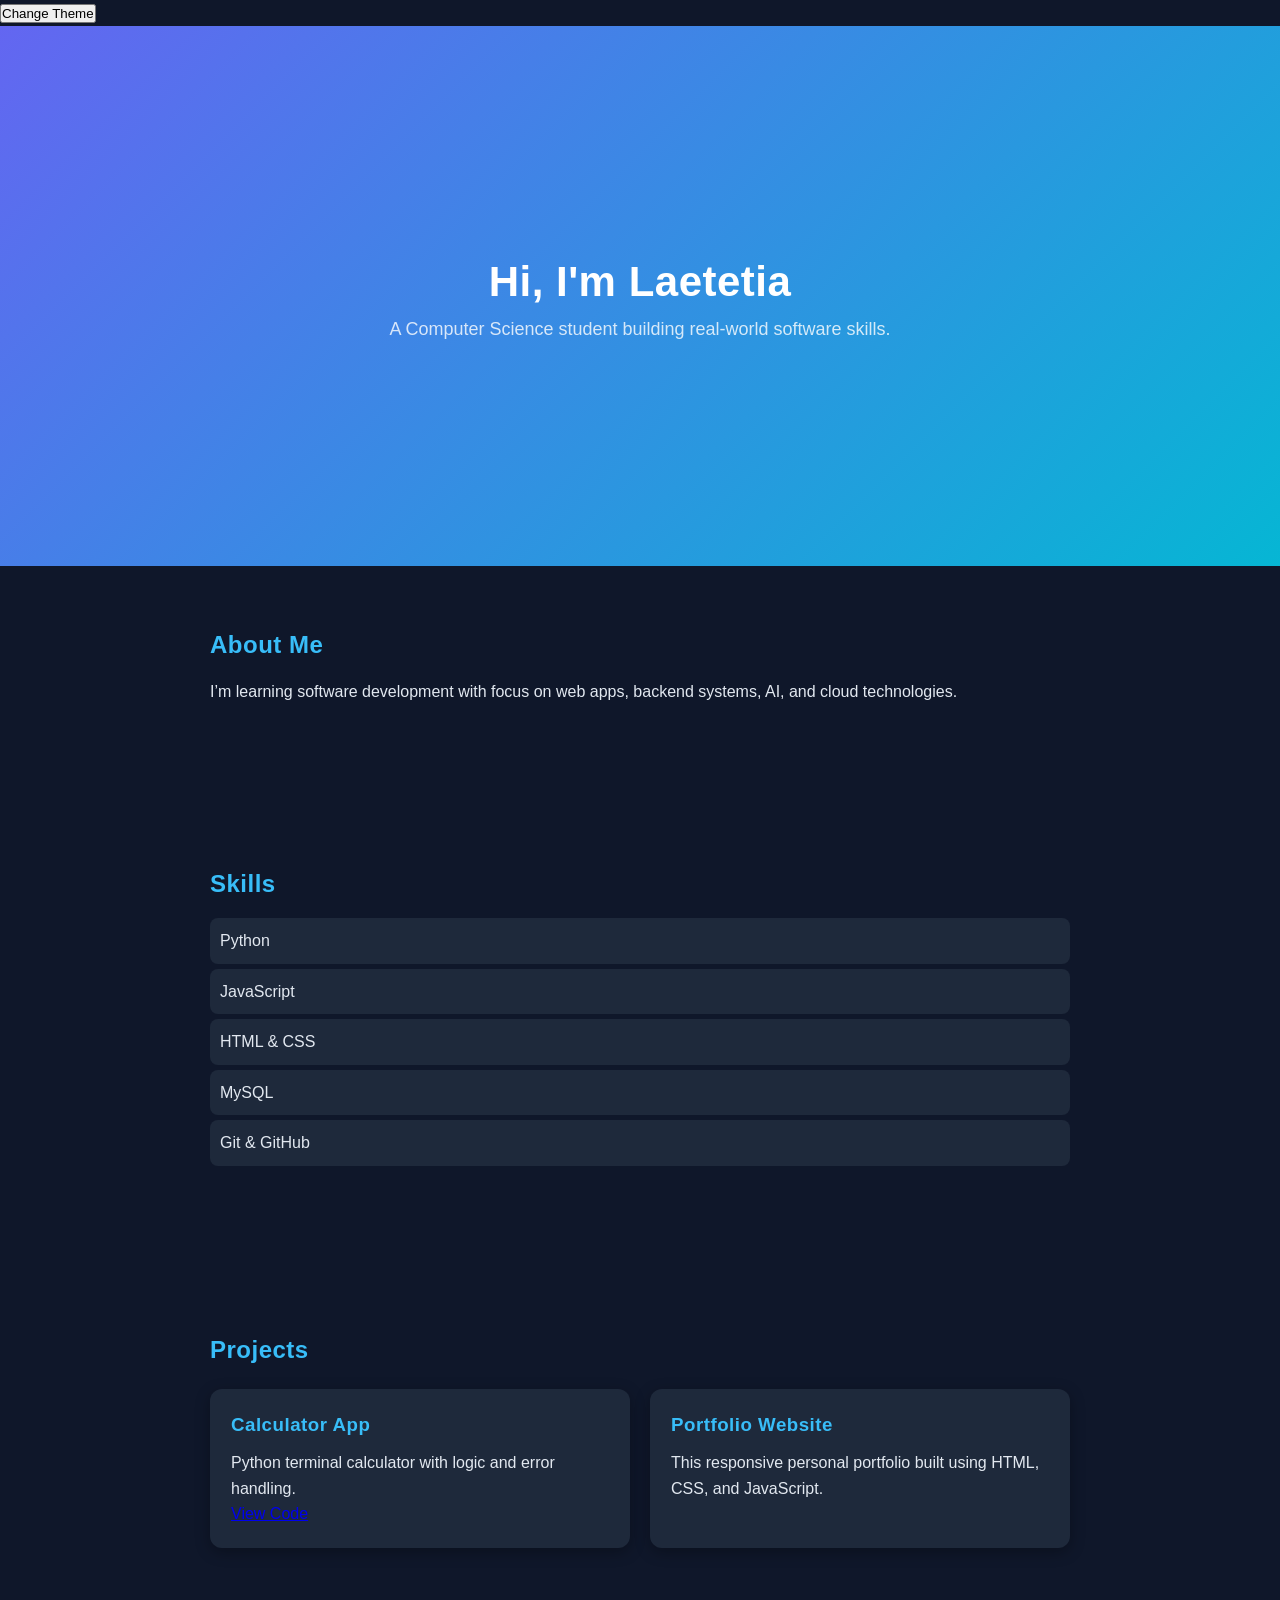
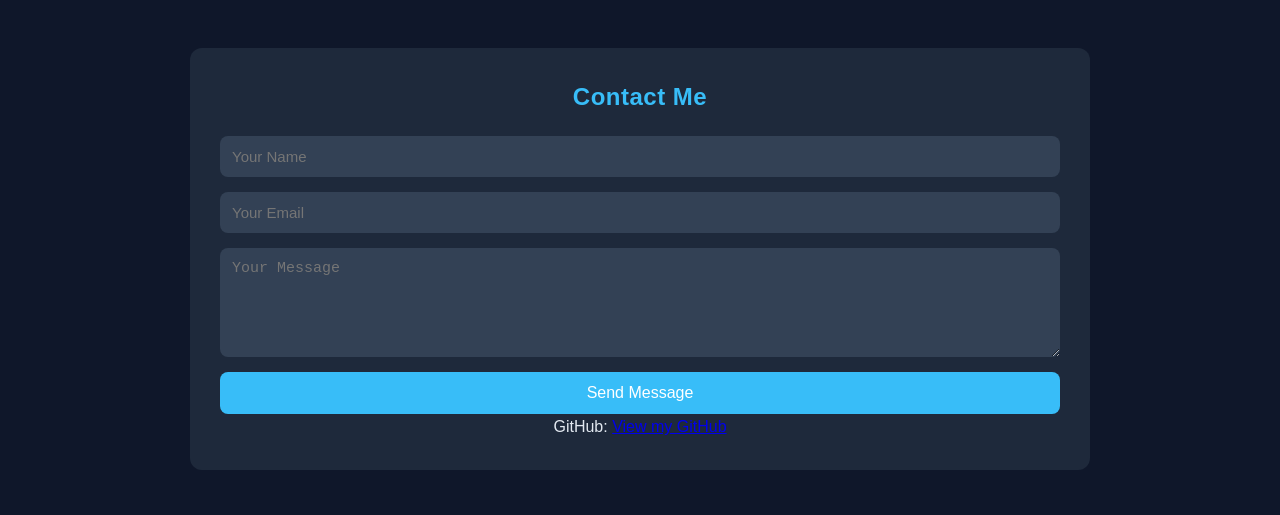
<file: index.html>
<!DOCTYPE html>
<html lang="en">
<head>
    <meta charset="UTF-8">
    <meta name="viewport" content="width=device-width, initial-scale=1.0">
    <title>Laetetia | Portfolio</title>
    <link rel="stylesheet" href="style.css">
</head>
<body>
<button id="themeToggle">Change Theme</button>
    <header class="hero">
        <h1></h1>
        <p>A Computer Science student building real-world software skills.</p>
    </header>

    <section class="about">
        <h2>About Me</h2>
        <p>I’m learning software development with focus on web apps, backend systems, AI, and cloud technologies.</p>
    </section>

    <section class="skills">
        <h2>Skills</h2>
        <ul>
            <li>Python</li>
            <li>JavaScript</li>
            <li>HTML & CSS</li>
            <li>MySQL</li>
            <li>Git & GitHub</li>
        </ul>
    </section>

    <section class="projects">
    <h2>Projects</h2>

    <div class="project-grid">

        <div class="card">
    <h3>Calculator App</h3>
    <p>Python terminal calculator with logic and error handling.</p>
    <a href="https://github.com/Laetetia/My-career" target="_blank">View Code</a>
</div>

        <div class="card">
            <h3>Portfolio Website</h3>
            <p>This responsive personal portfolio built using HTML, CSS, and JavaScript.</p>
        </div>

    </div>
</section>

<section class="contact">
    <h2>Contact Me</h2>
    
    <form class="contact-form">
        <input type="text" placeholder="Your Name" required>

        <input type="email" placeholder="Your Email" required>

        <textarea placeholder="Your Message" rows="5" required></textarea>

        <button type="submit">Send Message</button>
    </form>
    
    <p>GitHub: <a href="https://github.com/Laetetia" target="_blank">View my GitHub</a></p>
</section>


 


    <script src="script.js"></script>
</body>
</html>
</file>
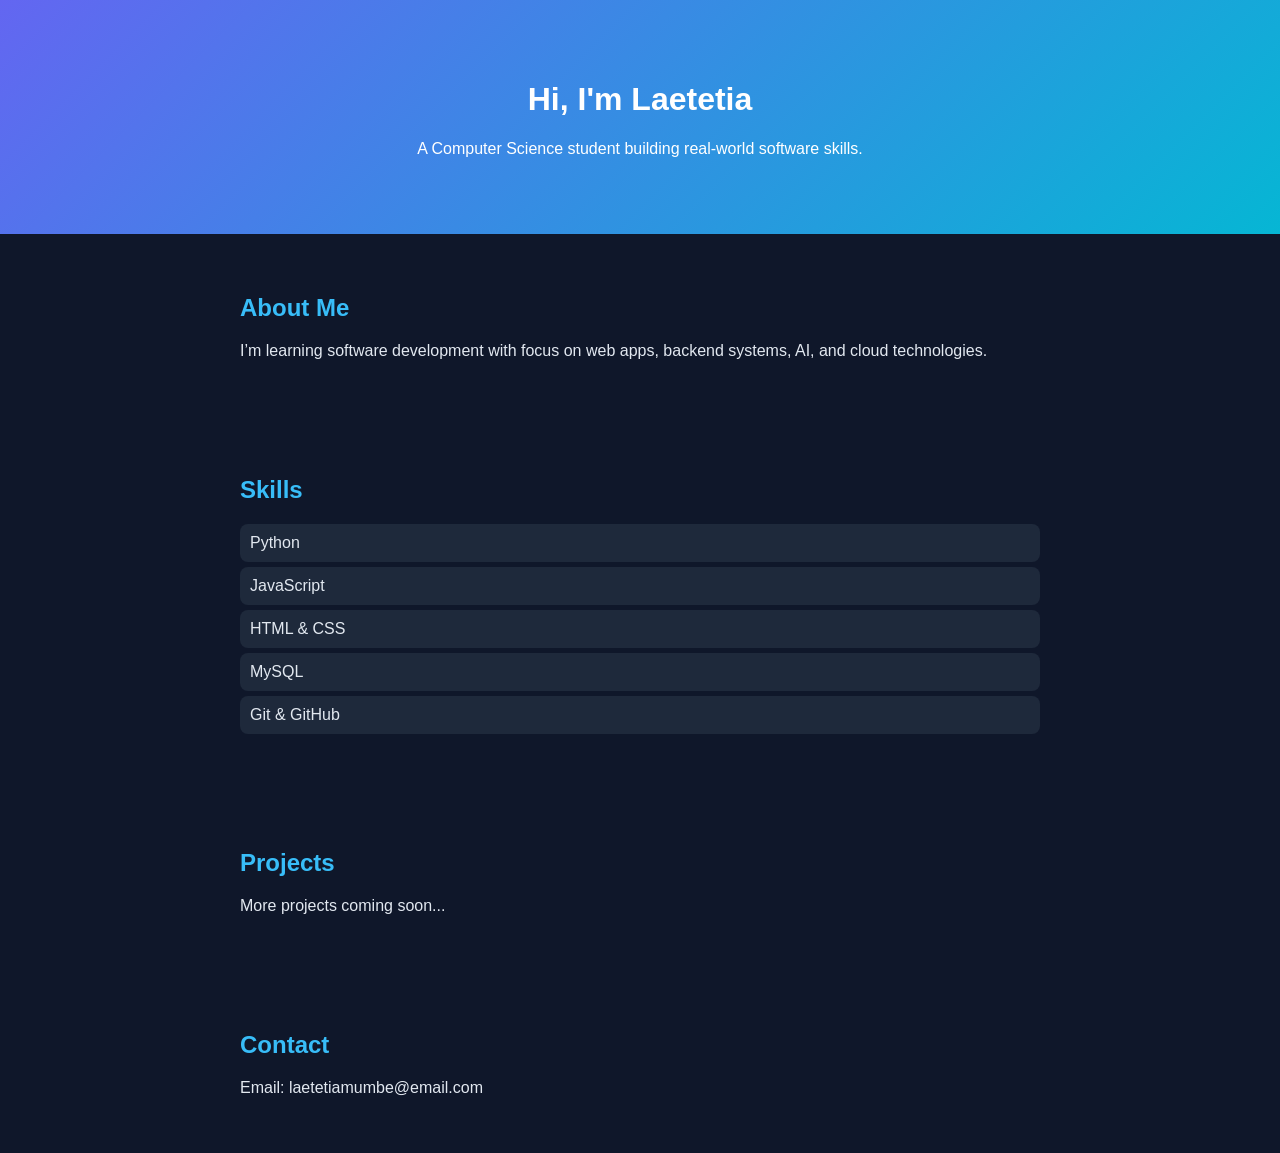
<file: portfolio/index.html>
<!DOCTYPE html>
<html lang="en">
<head>
    <meta charset="UTF-8">
    <meta name="viewport" content="width=device-width, initial-scale=1.0">
    <title>Laetetia | Portfolio</title>
    <link rel="stylesheet" href="style.css">
</head>
<body>

    <header class="hero">
        <h1>Hi, I'm Laetetia </h1>
        <p>A Computer Science student building real-world software skills.</p>
    </header>

    <section class="about">
        <h2>About Me</h2>
        <p>I’m learning software development with focus on web apps, backend systems, AI, and cloud technologies.</p>
    </section>

    <section class="skills">
        <h2>Skills</h2>
        <ul>
            <li>Python</li>
            <li>JavaScript</li>
            <li>HTML & CSS</li>
            <li>MySQL</li>
            <li>Git & GitHub</li>
        </ul>
    </section>

    <section class="projects">
        <h2>Projects</h2>
        <p>More projects coming soon...</p>
    </section>

    <section class="contact">
        <h2>Contact</h2>
        <p>Email: laetetiamumbe@email.com</p>
    </section>

    <script src="script.js"></script>
</body>
</html>
</file>
<file: style.css>
* {
    margin: 0;
    padding: 0;
    box-sizing: border-box;
}

body {
    line-height: 1.6;
}
h1, h2, h3 {
    font-family: Arial, sans-serif;
    letter-spacing: 0.5px;
}

h2 {
    margin-bottom: 15px;
}
body {
    font-family: Arial, sans-serif;
    margin: 0;
    padding: 0;
    background: #0f172a;
    color: #e2e8f0;
}
html {
    scroll-behavior: smooth;
}
.hero {
    text-align: center;
    padding: 60px 20px;
    background: linear-gradient(135deg, #6366f1, #06b6d4);
    color: white;
}

section {
    padding: 60px 20px;
    max-width: 900px;
    margin: auto;
}

h2 {
    color: #38bdf8;
}

ul {
    list-style: none;
    padding: 0;
}

ul li {
    background: #1e293b;
    margin: 5px 0;
    padding: 10px;
    border-radius: 8px;
    transition: 0.3s;
}

ul li:hover {
    background: #334155;
    transform: translateX(5px);
}
@media (max-width: 768px) {
    .hero {
        padding: 40px 15px;
    }

    section {
        padding: 20px;
    }

    h1 {
        font-size: 24px;
    }

    h2 {
        font-size: 20px;
    }

    ul li {
        font-size: 14px;
    }
}
.hero h1 {
    animation: fadeDown 1s ease-in-out;
}

.hero p {
    animation: fadeUp 1.2s ease-in-out;
}

@keyframes fadeDown {
    from {
        opacity: 0;
        transform: translateY(-20px);
    }
    to {
        opacity: 1;
        transform: translateY(0);
    }
}

@keyframes fadeUp {
    from {
        opacity: 0;
        transform: translateY(20px);
    }
    to {
        opacity: 1;
        transform: translateY(0);
    }
}
.project-grid {
    display: grid;
    grid-template-columns: repeat(auto-fit, minmax(250px, 1fr));
    gap: 20px;
    margin-top: 20px;
}

.card {
    background: #1e293b;
    padding: 20px;
    border-radius: 12px;
    transition: 0.3s ease;
    border: 1px solid transparent;
}

.card:hover {
    transform: translateY(-5px);
    border-color: #38bdf8;
    background: #263244;
}

.card h3 {
    color: #38bdf8;
    margin-bottom: 10px;
}
.card {
    box-shadow: 0 4px 15px rgba(0,0,0,0.3);
}

.card:hover {
    box-shadow: 0 8px 25px rgba(56, 189, 248, 0.3);
}
.light-mode {
    background: #f1f5f9;
    color: #0f172a;
}

.light-mode .card {
    background: white;
    color: #0f172a;
}
.hero {
    min-height: 60vh;
    display: flex;
    flex-direction: column;
    justify-content: center;
    align-items: center;
}
.hero h1 {
    font-size: 42px;
    font-weight: bold;
}

.hero p {
    font-size: 18px;
    opacity: 0.8;
}
section {
    margin-bottom: 40px;
}
.contact {
    background: #1e293b;
    padding: 30px;
    border-radius: 12px;
    text-align: center;
}
.contact-form {
    display: flex;
    flex-direction: column;
    gap: 15px;
    margin-top: 20px;
}

.contact-form input,
.contact-form textarea {
    padding: 12px;
    border: none;
    border-radius: 8px;
    background: #334155;
    color: white;
    font-size: 15px;
}

.contact-form button {
    padding: 12px;
    border: none;
    border-radius: 8px;
    background: #38bdf8;
    color: white;
    font-size: 16px;
    cursor: pointer;
    transition: 0.3s;
}

.contact-form button:hover {
    background: #0ea5e9;
}
</file>
<file: portfolio/style.css>
body {
    font-family: Arial, sans-serif;
    margin: 0;
    padding: 0;
    background: #0f172a;
    color: #e2e8f0;
}

.hero {
    text-align: center;
    padding: 60px 20px;
    background: linear-gradient(135deg, #6366f1, #06b6d4);
    color: white;
}

section {
    padding: 40px;
    max-width: 800px;
    margin: auto;
}

h2 {
    color: #38bdf8;
}

ul {
    list-style: none;
    padding: 0;
}

ul li {
    background: #1e293b;
    margin: 5px 0;
    padding: 10px;
    border-radius: 8px;
    transition: 0.3s;
}

ul li:hover {
    background: #334155;
    transform: translateX(5px);
}
@media (max-width: 768px) {
    .hero {
        padding: 40px 15px;
    }

    section {
        padding: 20px;
    }

    h1 {
        font-size: 24px;
    }

    h2 {
        font-size: 20px;
    }

    ul li {
        font-size: 14px;
    }
}
.hero h1 {
    animation: fadeDown 1s ease-in-out;
}

.hero p {
    animation: fadeUp 1.2s ease-in-out;
}

@keyframes fadeDown {
    from {
        opacity: 0;
        transform: translateY(-20px);
    }
    to {
        opacity: 1;
        transform: translateY(0);
    }
}

@keyframes fadeUp {
    from {
        opacity: 0;
        transform: translateY(20px);
    }
    to {
        opacity: 1;
        transform: translateY(0);
    }
}
</file>
